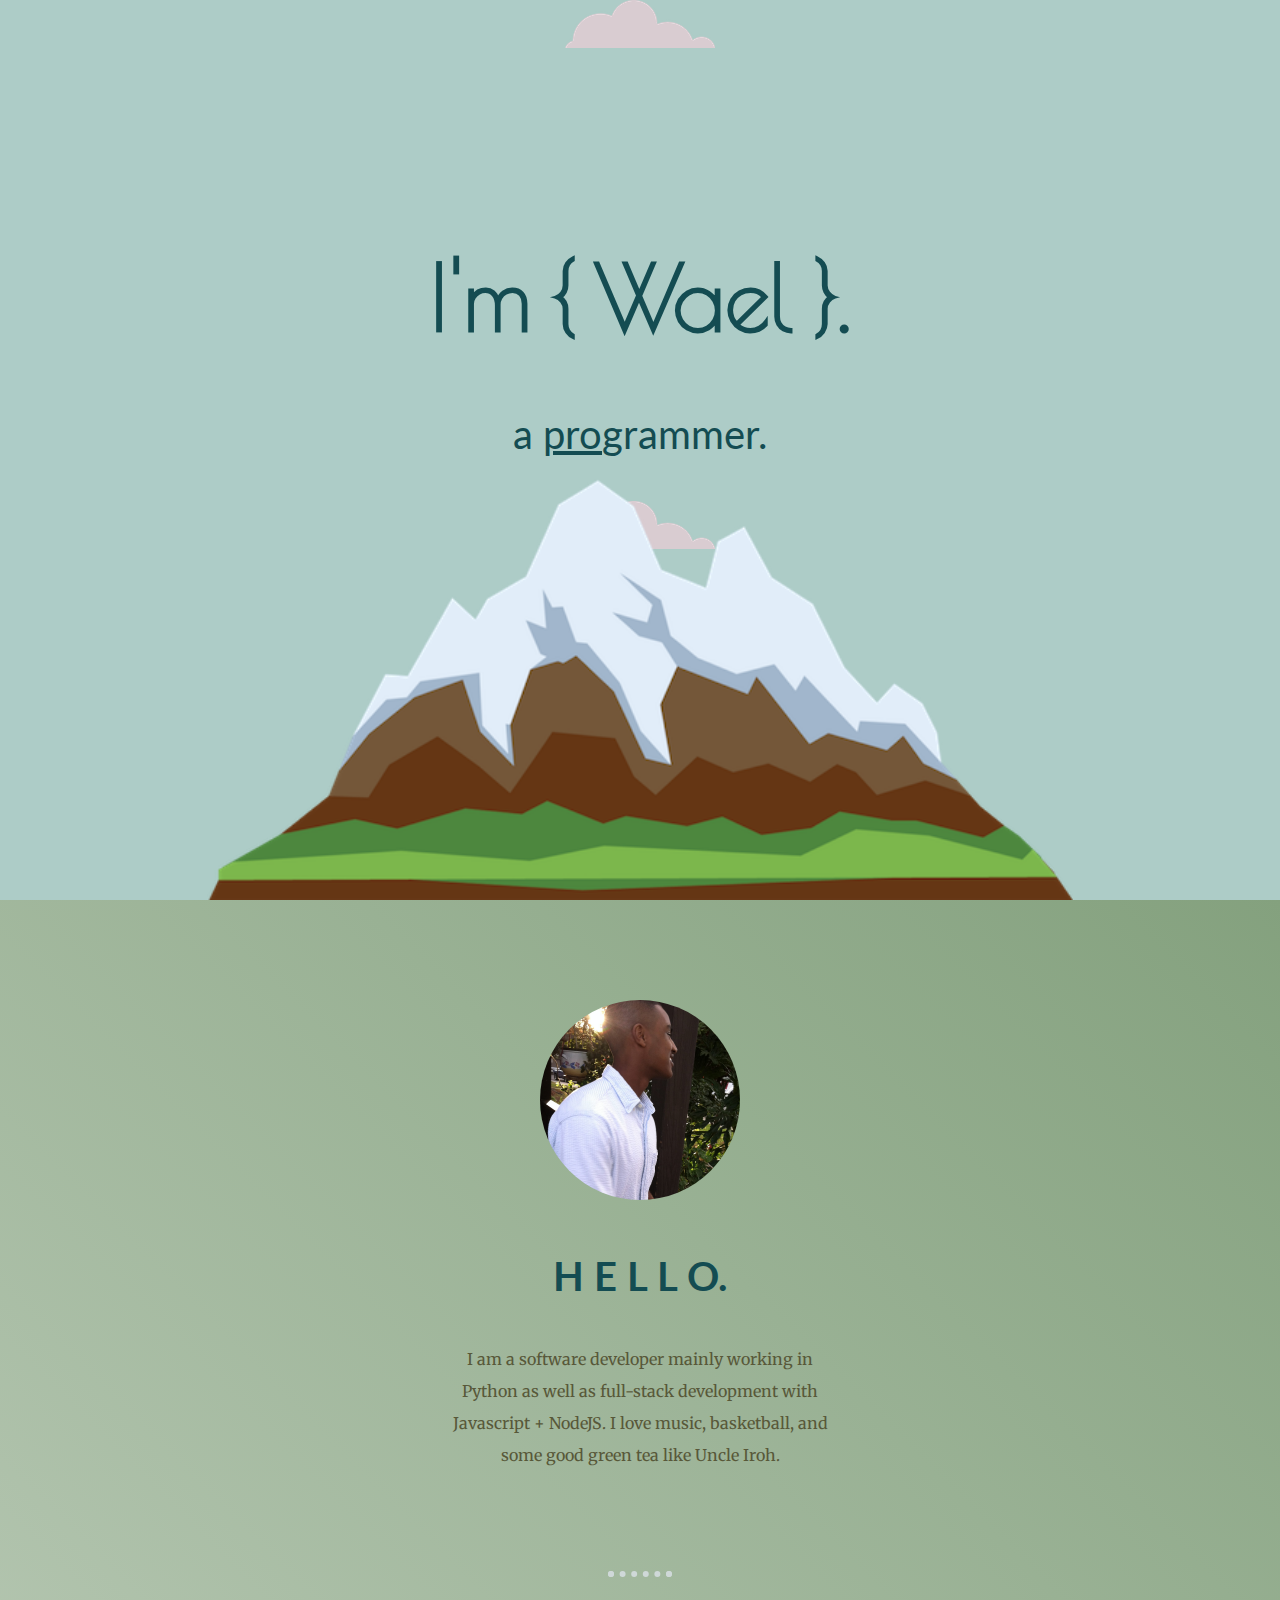
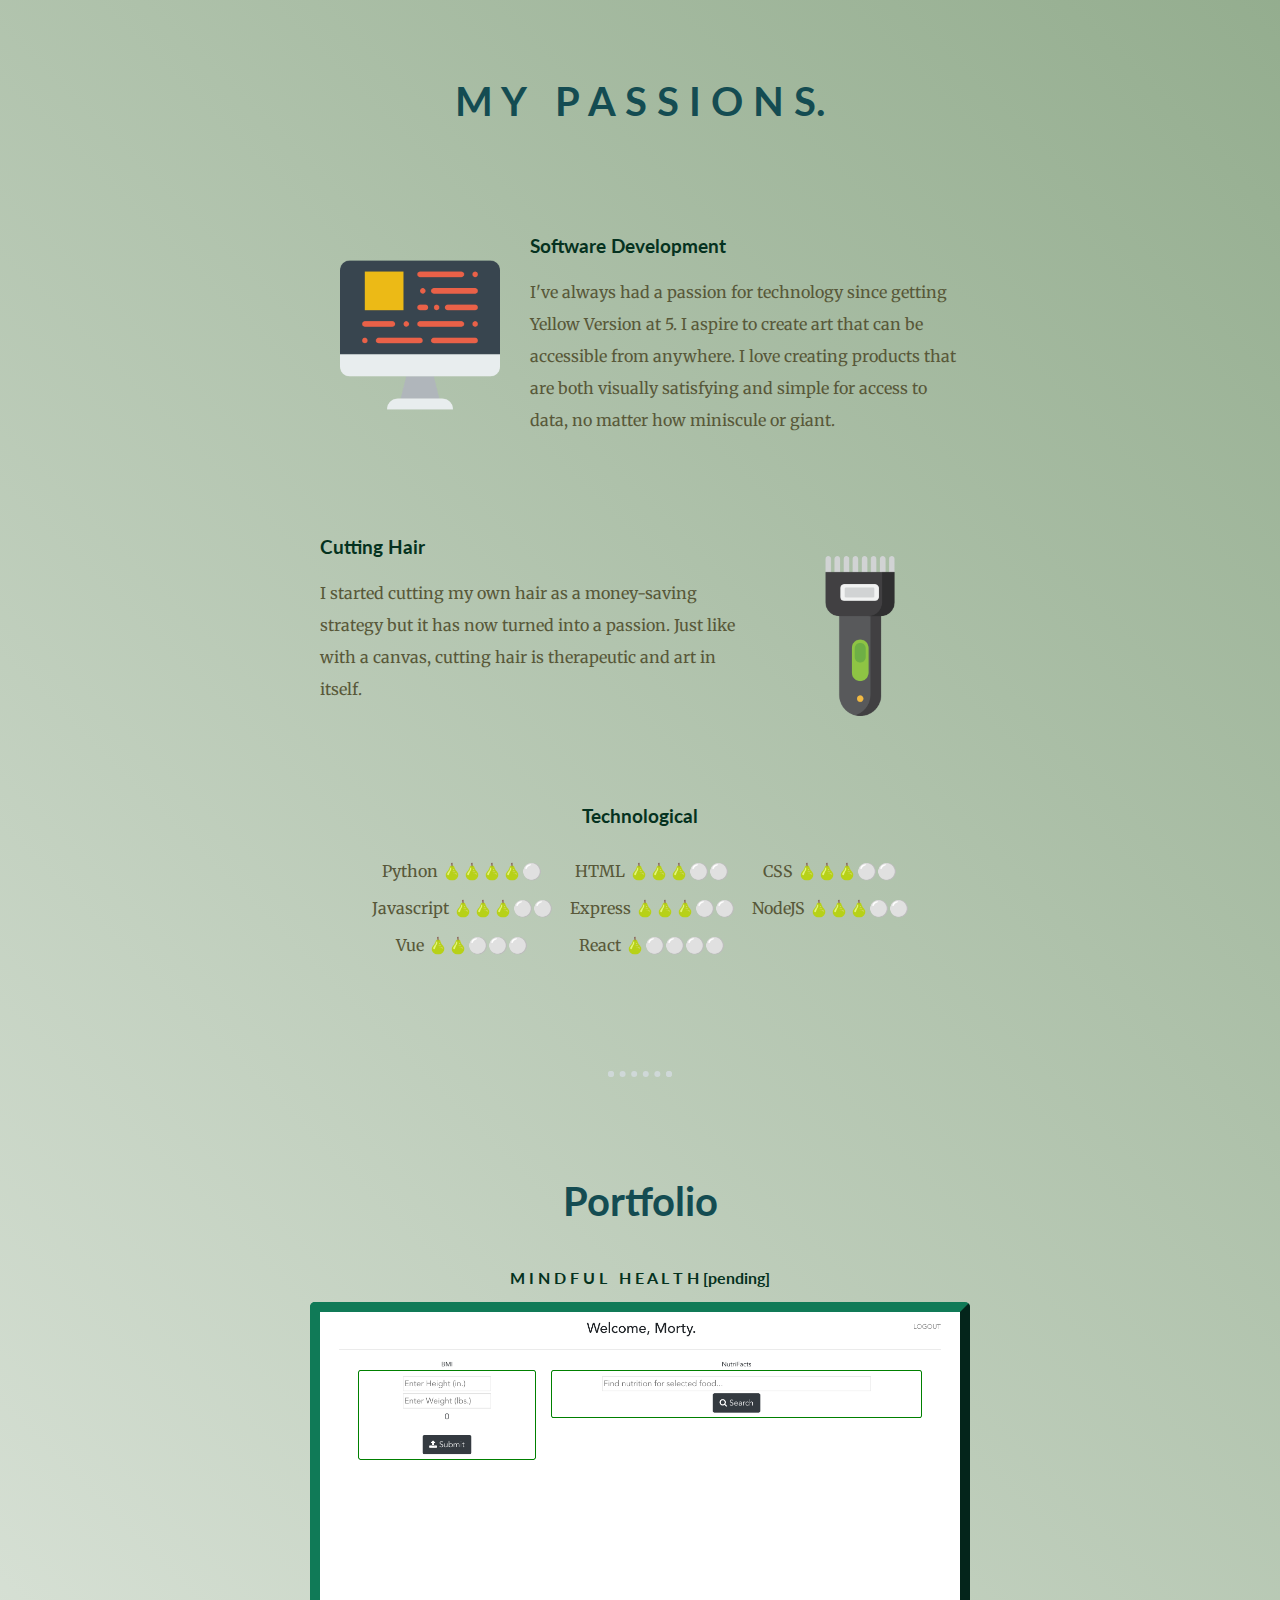
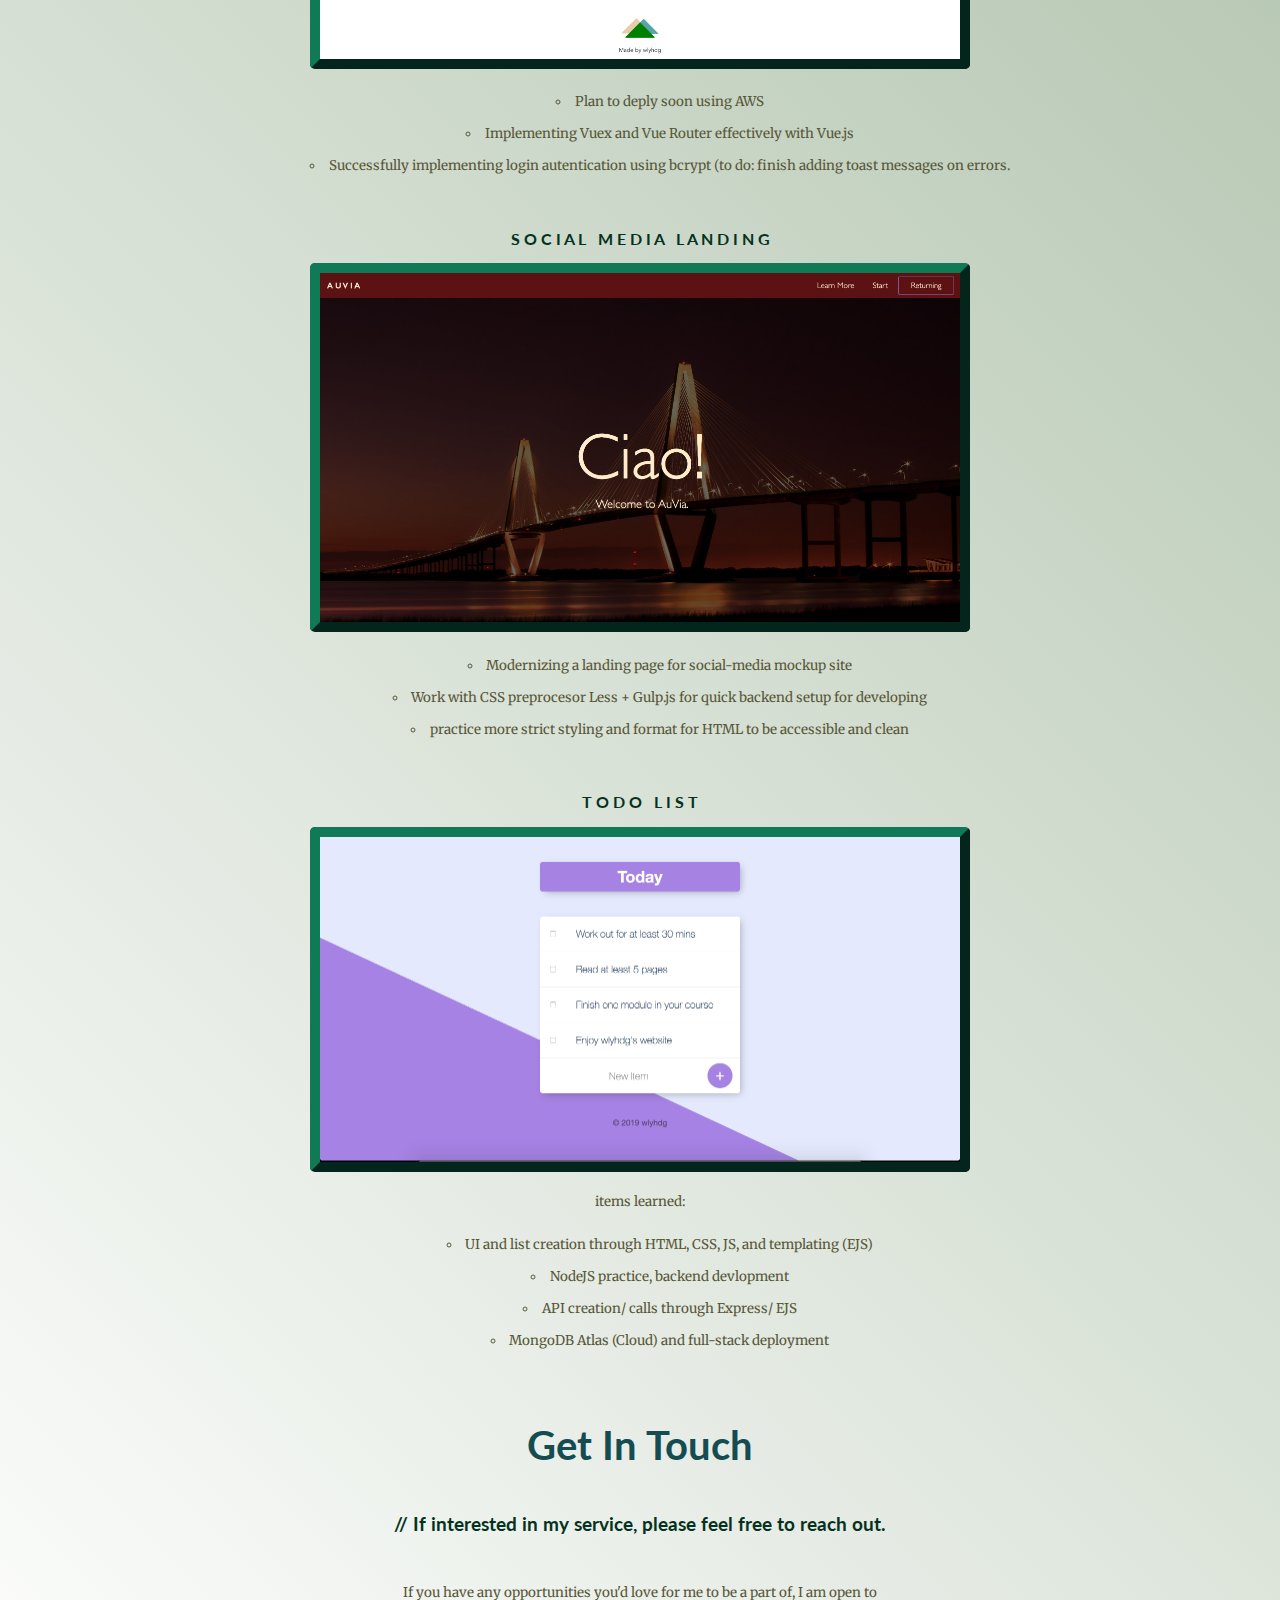
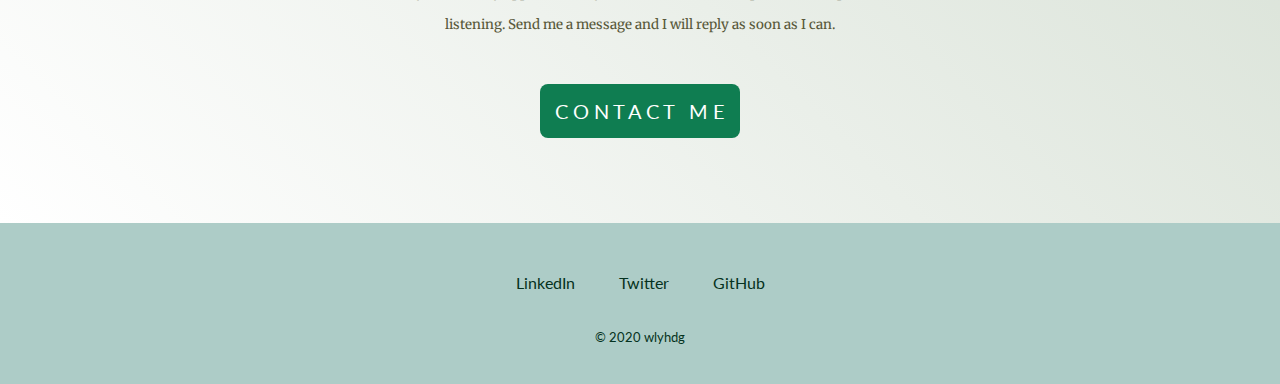
<file: index.html>
<!DOCTYPE html>
<html lang="en">
<head>
    <meta charset="UTF-8">
    <meta name="viewport" content="width=device-width, initial-scale=1.0">
    <meta http-equiv="X-UA-Compatible" content="ie=edge">
    <title>Wael Yehdego </title>
    <link rel="stylesheet" href="css/styles.css">
    <link rel="icon" href="favicon.ico">
    <link href="https://fonts.googleapis.com/css?family=Poiret+One|Lato:300|Merriweather" rel="stylesheet">

</head>
<body>
    <div class="top-container">
        <img class="top-cloud" src="images/cloud.png" alt="cloud-img">
        <div id="whoami">
          <h1>I'm { Wael }.</h1>
          <h2 id="subtitle">a <span class="pro-emph" style="text-decoration: underline;">pro</span>grammer. </h2>
        </div>
        <img class="bottom-cloud" src="images/cloud.png" alt="cloud-img">
        <img src="images/mountain.png" alt="mountain-img">
    </div>
<div class="middle-container">
  <div class="profile">
    <img class="rounded" src="images/profile.png" width=200 alt="wael profile picture">
    <h2>H E L L O.</h2>
    <p class="intro">I am a software developer mainly working in Python as well as full-stack development with Javascript + NodeJS. I love music, basketball, and some good green tea like Uncle Iroh.</p>
  </div>
  <hr>
  <div class="skills">
    <h2>M Y &nbsp; P A S S I O N S.</h2>
    <div class="skill-row">
      <img class="left-img" src="images/coding.png" alt="">
      <h3>Software Development</h3>
      <p class="no-right">I've always had a passion for technology since getting Yellow Version at 5. I aspire to create art that can be accessible from anywhere. I love creating products that are both visually satisfying and simple for access to data, no matter how miniscule or giant.</p>
    </div>
    <div class="skill-row">
      <img class="right-img" src="images/razor.png" alt="">
      <h3>Cutting Hair</h3>
      <p class="no-left">I started cutting my own hair as a money-saving strategy but it has now turned into a passion. Just like with a canvas, cutting hair is therapeutic and art in itself.</p>
    </div>
 

    <h3>Technological</h3>
    <table cellspacing="15" class="center-me">
        <tr>
            <td>Python 🍐🍐🍐🍐⚪️</td>   
            <td>HTML 🍐🍐🍐⚪️⚪️</td>
            <td>CSS 🍐🍐🍐⚪️⚪️</td>
        </tr>
        <tr>
            <td>Javascript 🍐🍐🍐⚪️⚪️</td>
            <td>Express 🍐🍐🍐⚪️⚪️</td>
            <td>NodeJS 🍐🍐🍐⚪️⚪️</td>
        </tr>            
        <tr>
          <td>Vue 🍐🍐⚪️⚪️⚪️</td>
            <td>React 🍐⚪️⚪️⚪️⚪️</td>
        </tr>
    </table>

 
  </div>
  <hr>
  <h2>Portfolio</h2>
  <div class="portfolio">
    <div>
      <h3>M I N D F U L &nbsp; H E A L T H [pending]</h3>
      <img class="portfolio-item pending" width="50%" src="images/vue-snap.png">
      <ul list-style-type="circle" class="learned">
        <li>Plan to deply soon using AWS</li>
        <li> Implementing Vuex and Vue Router effectively with Vue.js</li>
        <li> Successfully implementing login autentication using bcrypt (to do: finish adding toast messages on errors.</li>
        
    </div>
    <br><br>
    <div>
      <h3>S O C I A L &nbsp; M E D I A &nbsp; L A N D I N G</h3>
      <a href="https://fathomless-wave-42380.herokuapp.com/" target="_blank"><img class="portfolio-item" width="50%" src="images/interest_site.png"></a>
      <ul list-style-type="circle" class="learned">
        <li> Modernizing a landing page for social-media mockup site</li>
        <li>Work with CSS preprocesor Less + Gulp.js for quick backend setup for developing</li>
        <li>practice more strict styling and format for HTML to be accessible and clean</li>
    </div>
    <br><br>
    <div>
      <h3>T O D O &nbsp; L I S T</h3>
      <a href="https://radiant-ridge-72076.herokuapp.com/" target="_blank"><img class="portfolio-item" width="50%" src="images/todolist.png"></a>
      <p>items learned: </p>
      <ul list-style-type="circle" class="learned">
        <li> UI and list creation through HTML, CSS, JS, and templating (EJS)</li>
        <li> NodeJS practice, backend devlopment</li>
        <li> API creation/ calls through Express/ EJS</li>
        <li> MongoDB Atlas (Cloud) and full-stack deployment</li>
    </div>
    </ul>
  </div>
  
  <div class="contact-me">
    <h2>Get In Touch</h2>
    <h3>// If interested in my service, please feel free to reach out.</h3>
    <p class="contact-message"><small>If you have any opportunities you'd love for me to be a part of, I am open to listening. Send me a message and I will reply as soon as I can.</small></p>
    <a class="butn" href="mailto:waelwc3@gmail.com">C O N T A C T &nbsp; M E</a>
  </div>
</div>


<div class="bottom-container">
  <a class="footer-link" href="https://www.linkedin.com/in/wael-yehdego-36832a71" target="_blank">LinkedIn</a>
  <a class="footer-link" href="https://twitter.com/wlyhdg" target="_blank">Twitter</a>
  <a class="footer-link" href="https://github.com/wlyhdg" target="_blank">GitHub</a>
  <p class="copyright">© 2020 wlyhdg</p>
</div>

</body>
</html>
</file>
<file: css/styles.css>
body {
    margin:0;
    padding: 0;
    text-align: center;
    font-family: 'Merriweather', sans-serif;
    color: #053220;
}

img[alt="mountain-img"] {
    position: absolute;
    display: block;
    height: auto;
    width: 70%;
    left: 50%;
    bottom: 0%;
    transform: translateX(-50%);
    max-width: 866px;
}

#whoami {
    position: relative;
    z-index: 3;
}

.profile h2 {
    padding-top: 3rem;
}

hr {
    border: dotted rgb(207, 216, 216) 6px;
    border-bottom: none;
    width: 4%;
    margin: 100px auto;
}

li {
    line-height: 2rem;
}

p { 
    line-height: 2;
}

.top-container {
    background-color: #adccc7;
    position: relative;
    padding-top: 0px;
    height: 100vh;
    overflow: hidden;
}

.top-container h1 {
    padding-top: 15%;
}

.middle-container { 
    padding: 100px 0;
    background-image: linear-gradient(45deg, white, rgb(132, 161, 126));
    color: rgb(88, 88, 57);
}

.bottom-container {
    padding: 50px 0 20px;
    background-color: #adccc7;
    color: #053220;
}

.bottom-container a{
    color: #053220;
}

a:hover {
    color: #080606;
}

h1 {
    margin-top: 0px;
    font-family: 'Poiret One', sans-serif;
    font-size: 5.625rem;
    color: #144c52;
}

h2 {
    margin-top: 0;
    font-family: 'Lato', sans-serif;
    font-size: 2.5rem;
    color: #144c52;
    padding-bottom: 10px;
}

h3 {
    margin-top: 0;
    font-family: 'Lato', sans-serif;
    color: #053220;
}

.top-cloud {
    /* position: absolute;
    right: 300px;
    top: 40px; */
    animation: cloud-lcoast 20s ease infinite;
}
.bottom-cloud {
    z-index: 1;
    animation: cloud-rcoast 20s ease infinite;
    /* position: absolute;
    left: 250px;
    bottom: 300px;
    z-index: 1; */
}

a {
    font-family: 'Lato', sans-serif;
    color: #053220;
    margin: 10px 20px;
    text-decoration: none;
}

.rounded {
    border-radius: 100%;
}

#subtitle {
    font-weight: normal;
}

.pro-emph {
    text-decoration: underline;
}

.intro {
    width: 30%;
    margin: auto;
}

.skill-row {
    width: 50%;
    margin: 100px auto 100px auto;
    text-align: left;
}

.left-img {
    width: 25%;
    float: left;
    margin: 20px 30px 20px 20px;
    clear: left;
}

.right-img {
    width: 25%;
    float: right;
    margin: 20px 20px 20px 30px;
    clear: right;
}

.no-left {
    clear: left;
}

.no-right {
    clear: right;
}

.contact-message {
    width: 40%;
    margin: 40px auto 60px;
}

.copyright {
    font-size: 0.8rem;
    padding: 20px 0 0;
    font-family: 'Lato', sans-serif;
}

.butn {
    background: #0f7d51 ;
    -webkit-border-radius: 8;
    -moz-border-radius: 8;
    border-radius: 8px;
    font-family: 'Lato', sans-serif;
    color: #ffffff;
    font-size: 20px;
    padding: 15px;
    text-decoration: none;
    transition: 2s ease;
  }
  
  .butn:hover {
    text-decoration: none;
    border-style: none;
  }

  .center-me {
    display: flex;
    justify-content: center;
  }

  .portfolio-item {
      border: 10px outset #107a57;
      border-radius: 5px;
      transition: all 1s ease;
  }

  .portfolio-item:hover {   
      opacity: 0.5;
  }

  .portfolio-item::after {  
    content: 'hallo';
}

  ul.learned {
      list-style-type: circle;
      list-style-position: inside;
      width: auto;
      text-align: center;
  }

.portfolio {
    font-size: smaller;
    margin-bottom: 5%;
}

img[class="portfolio-item pending"]:hover {
    opacity: 1;
    cursor: initial;
}

@keyframes cloud-lcoast {
    from  {
        position: absolute;
        right: 300px;
        top: 40px;
        }

    to {
        position: absolute;
        right: 600px;
        top: 40px;
    }
}

@keyframes cloud-rcoast {
    from  {
        position: absolute;
        left: 250px;
        bottom: 300px;
        }

    to {
        position: absolute;
        left: 700px;
        bottom: 300px;
    }
}


@media screen and (max-width: 480px) {
    .top-container h1{
        font-size: 3rem;
        padding-top: 80%;
    }
    .top-container h2{
        font-size: 1.5rem;
    }
    .skill-row h3, .skill-row{
        clear: both;
        text-align: center;
    }
    .skill-row img {
        float: initial;
        padding-left: 25%;
        padding-right: 25%;
        margin-left: 0%;
        margin-right: 0%;
    }
    .middle-container p, table, li {
        font-size: 0.6rem;
    }
    li {
        margin-right: 1.5rem;
        line-height: 1rem;
    }
    h3 {
        padding: 0px 10px 0px 10px;
        font-size: 1rem;
    }
    hr {
        border: solid rgb(59, 58, 58) 1px;
        border-bottom: none;
        width: 60%;
        margin: 100px auto;
    }
    h2 {
        font-size: 2rem;
    }
}
</file>
